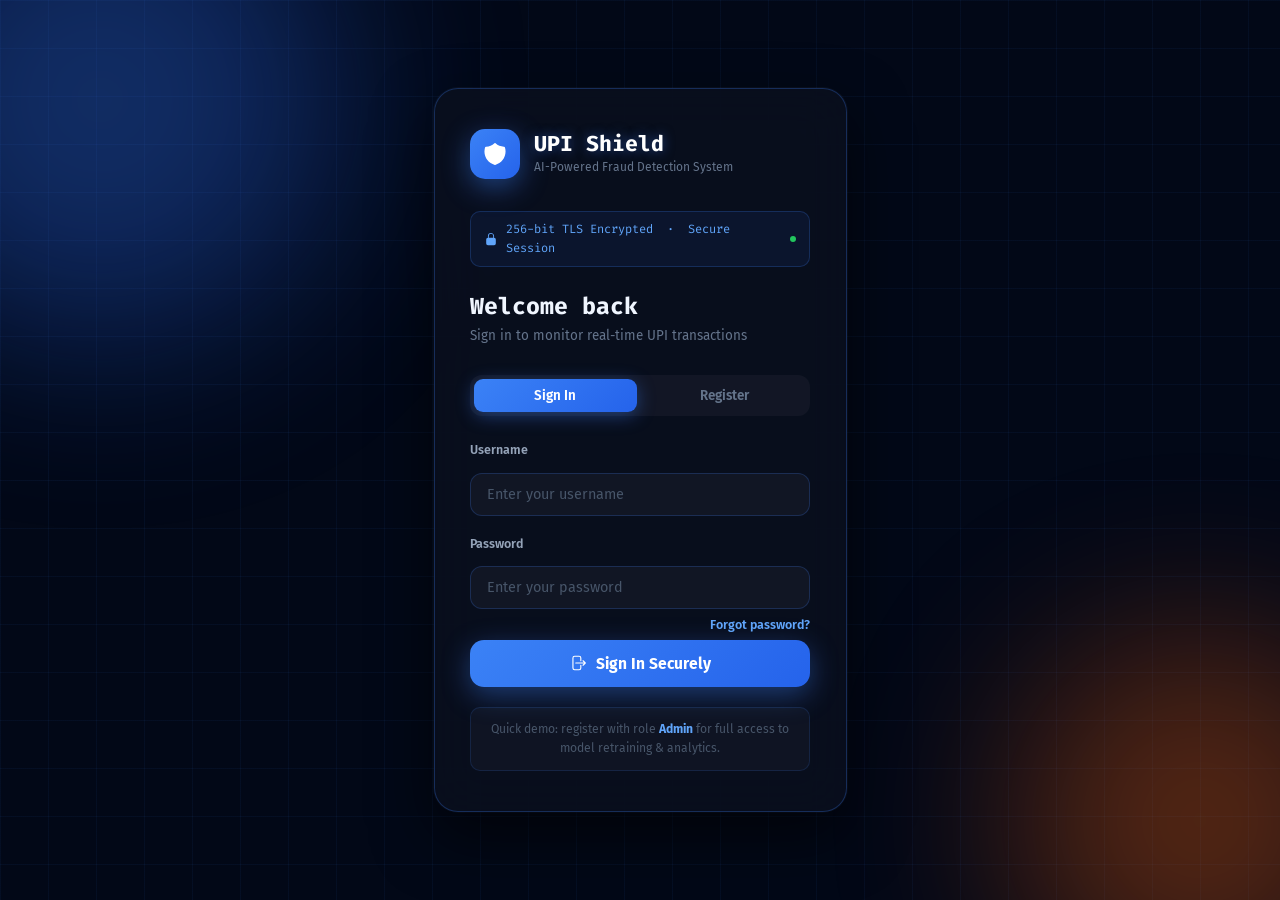
<file: frontend/index.html>
<!DOCTYPE html>
<html lang="en">

<head>
  <meta charset="UTF-8" />
  <meta name="viewport" content="width=device-width, initial-scale=1.0" />
  <title>UPI Shield — Secure Login</title>
  <meta name="description" content="Login to UPI Shield — AI-Powered Real-Time Fraud Detection System" />
  <link rel="preconnect" href="https://fonts.googleapis.com" />
  <link
    href="https://fonts.googleapis.com/css2?family=Fira+Code:wght@400;500;600;700&family=Fira+Sans:wght@300;400;500;600;700&display=swap"
    rel="stylesheet" />
  <link rel="stylesheet" href="css/style.css" />
  <style>
    body {
      display: flex;
      align-items: center;
      justify-content: center;
      min-height: 100vh;
    }

    /* Animated background grid */
    .bg-grid {
      position: fixed;
      inset: 0;
      z-index: 0;
      background-image:
        linear-gradient(rgba(59, 130, 246, .06) 1px, transparent 1px),
        linear-gradient(90deg, rgba(59, 130, 246, .06) 1px, transparent 1px);
      background-size: 48px 48px;
      animation: gridPan 25s linear infinite;
    }

    @keyframes gridPan {
      from {
        background-position: 0 0
      }

      to {
        background-position: 48px 48px
      }
    }

    /* Glowing orbs */
    .orb {
      position: fixed;
      border-radius: 50%;
      filter: blur(90px);
      opacity: 0.35;
      z-index: 0;
      pointer-events: none;
    }

    .orb-1 {
      width: 520px;
      height: 520px;
      background: radial-gradient(#3B82F6, #2563EB, transparent);
      top: -160px;
      left: -160px;
      animation: float1 9s ease-in-out infinite;
    }

    .orb-2 {
      width: 400px;
      height: 400px;
      background: radial-gradient(#F97316, #ea580c, transparent);
      bottom: -120px;
      right: -120px;
      animation: float2 11s ease-in-out infinite;
    }

    @keyframes float1 {

      0%,
      100% {
        transform: translate(0, 0)
      }

      50% {
        transform: translate(45px, 35px)
      }
    }

    @keyframes float2 {

      0%,
      100% {
        transform: translate(0, 0)
      }

      50% {
        transform: translate(-35px, -25px)
      }
    }

    /* Card */
    .login-wrap {
      position: relative;
      z-index: 1;
      width: 100%;
      max-width: 445px;
      padding: 1rem;
    }

    .login-card {
      background: rgba(10, 15, 30, 0.88);
      border: 1px solid rgba(59, 130, 246, 0.28);
      border-radius: 24px;
      padding: 2.5rem 2.2rem;
      backdrop-filter: blur(24px);
      box-shadow: 0 25px 60px rgba(0, 0, 0, 0.6), 0 0 0 1px rgba(255, 255, 255, 0.04);
    }

    /* Brand */
    .brand {
      display: flex;
      align-items: center;
      gap: 0.875rem;
      margin-bottom: 2rem;
    }

    .brand-icon {
      width: 50px;
      height: 50px;
      border-radius: 15px;
      background: linear-gradient(135deg, #3B82F6, #2563EB);
      display: flex;
      align-items: center;
      justify-content: center;
      box-shadow: 0 8px 28px rgba(59, 130, 246, 0.45);
      flex-shrink: 0;
    }

    .brand-icon svg {
      width: 26px;
      height: 26px;
      color: #fff;
    }

    .brand-text h1 {
      font-family: 'Fira Code', monospace;
      font-size: 1.35rem;
      font-weight: 700;
      color: #fff;
      margin: 0;
      text-shadow: 0 0 12px rgba(59, 130, 246, 0.5);
    }

    .brand-text p {
      font-size: 0.75rem;
      color: #64748b;
      margin: 0;
      font-family: 'Fira Sans', sans-serif;
    }

    /* Security bar */
    .security-bar {
      display: flex;
      align-items: center;
      gap: 0.5rem;
      padding: 0.5rem 0.85rem;
      border-radius: 10px;
      margin-bottom: 1.5rem;
      background: rgba(59, 130, 246, 0.08);
      border: 1px solid rgba(59, 130, 246, 0.22);
      font-size: 0.75rem;
      color: #60A5FA;
      font-family: 'Fira Code', monospace;
    }

    .security-bar svg {
      width: 14px;
      height: 14px;
      flex-shrink: 0;
    }

    .sec-dot {
      width: 6px;
      height: 6px;
      border-radius: 50%;
      background: #22c55e;
      animation: pulse 2.5s infinite;
      margin-left: auto;
    }

    .login-title {
      font-family: 'Fira Code', monospace;
      font-size: 1.45rem;
      font-weight: 700;
      color: #f0f6ff;
      margin-bottom: 0.25rem;
    }

    .login-sub {
      color: #64748b;
      font-size: 0.84rem;
      margin-bottom: 1.75rem;
      font-family: 'Fira Sans', sans-serif;
    }

    /* Tabs */
    .tabs {
      display: flex;
      gap: 0.4rem;
      margin-bottom: 1.5rem;
      background: rgba(255, 255, 255, 0.04);
      border-radius: 12px;
      padding: 0.25rem;
    }

    .tab {
      flex: 1;
      padding: 0.5rem;
      text-align: center;
      border: none;
      border-radius: 9px;
      cursor: pointer;
      font-size: 0.84rem;
      font-weight: 600;
      background: transparent;
      color: #64748b;
      transition: all 0.22s;
      font-family: 'Fira Sans', sans-serif;
    }

    .tab:hover {
      color: #94a3b8;
    }

    .tab.active {
      background: linear-gradient(135deg, #3B82F6, #2563EB);
      color: #fff;
      box-shadow: 0 4px 18px rgba(59, 130, 246, 0.4);
    }

    .tab:focus-visible {
      outline: 2px solid #3B82F6;
      outline-offset: 2px;
    }

    /* Form */
    .form-group {
      margin-bottom: 1.1rem;
    }

    .form-group label {
      display: block;
      font-size: 0.78rem;
      font-weight: 600;
      color: #94a3b8;
      margin-bottom: 0.4rem;
      font-family: 'Fira Sans', sans-serif;
    }

    .form-group input,
    .form-group select {
      width: 100%;
      padding: 0.75rem 1rem;
      border-radius: 12px;
      border: 1px solid rgba(59, 130, 246, 0.22);
      background: rgba(255, 255, 255, 0.04);
      color: #f0f6ff;
      font-size: 0.9rem;
      outline: none;
      transition: border-color 0.2s, box-shadow 0.2s;
      box-sizing: border-box;
      font-family: 'Fira Sans', sans-serif;
    }

    .form-group input:focus,
    .form-group select:focus {
      border-color: #3B82F6;
      box-shadow: 0 0 0 3px rgba(59, 130, 246, 0.18);
    }

    .form-group input::placeholder {
      color: #475569;
    }

    .form-group select option {
      background: #0a0f1e;
    }

    /* Forgot password link */
    .forgot-row {
      display: flex;
      justify-content: flex-end;
      margin-top: -0.6rem;
      margin-bottom: 0.2rem;
    }

    .forgot-link {
      font-size: 0.78rem;
      font-weight: 600;
      color: #60A5FA;
      cursor: pointer;
      background: none;
      border: none;
      padding: 0;
      font-family: 'Fira Sans', sans-serif;
      transition: color 0.2s;
    }

    .forgot-link:hover {
      color: #93C5FD;
      text-decoration: underline;
    }

    .forgot-link:focus-visible {
      outline: 2px solid #3B82F6;
      outline-offset: 2px;
      border-radius: 3px;
    }

    /* Forgot panel */
    .forgot-panel {
      display: none;
      margin-top: 0.5rem;
      padding: 1rem 1.2rem;
      background: rgba(59, 130, 246, 0.07);
      border: 1px solid rgba(59, 130, 246, 0.25);
      border-radius: 12px;
      font-size: 0.85rem;
    }

    .forgot-panel.open {
      display: block;
      animation: slideUp 0.22s ease;
    }

    @keyframes slideUp {
      from {
        opacity: 0;
        transform: translateY(8px)
      }

      to {
        opacity: 1;
        transform: translateY(0)
      }
    }

    .forgot-panel-top {
      display: flex;
      align-items: flex-start;
      justify-content: space-between;
      gap: 0.5rem;
      margin-bottom: 0.5rem;
    }

    .forgot-panel h4 {
      font-size: 0.88rem;
      font-weight: 700;
      color: #93C5FD;
      margin: 0;
      display: flex;
      align-items: center;
      gap: 0.4rem;
      font-family: 'Fira Code', monospace;
    }

    .forgot-panel h4 svg {
      width: 15px;
      height: 15px;
    }

    .forgot-panel p {
      font-size: 0.8rem;
      color: #64748b;
      line-height: 1.5;
      margin-bottom: 0.75rem;
      font-family: 'Fira Sans', sans-serif;
    }

    .forgot-actions {
      display: flex;
      gap: 0.6rem;
      flex-wrap: wrap;
    }

    .btn-reset-opt {
      padding: 0.45rem 0.9rem;
      border-radius: 8px;
      border: 1px solid rgba(59, 130, 246, 0.28);
      background: rgba(59, 130, 246, 0.10);
      color: #60A5FA;
      font-size: 0.78rem;
      font-weight: 600;
      cursor: pointer;
      transition: all 0.2s;
      font-family: 'Fira Sans', sans-serif;
      display: flex;
      align-items: center;
      gap: 0.4rem;
    }

    .btn-reset-opt svg {
      width: 14px;
      height: 14px;
    }

    .btn-reset-opt:hover {
      background: rgba(59, 130, 246, 0.2);
      border-color: rgba(59, 130, 246, 0.5);
    }

    .btn-close-forgot {
      background: none;
      border: none;
      color: #475569;
      cursor: pointer;
      font-size: 0.72rem;
      display: flex;
      align-items: center;
      gap: 0.25rem;
      font-family: 'Fira Sans', sans-serif;
      transition: color 0.2s;
    }

    .btn-close-forgot:hover {
      color: #94a3b8;
    }

    .btn-close-forgot svg {
      width: 14px;
      height: 14px;
    }

    /* Primary button */
    .btn-login {
      width: 100%;
      padding: 0.85rem;
      border: none;
      border-radius: 14px;
      cursor: pointer;
      background: linear-gradient(135deg, #3B82F6, #2563EB);
      color: #fff;
      font-size: 0.975rem;
      font-weight: 700;
      box-shadow: 0 8px 28px rgba(59, 130, 246, 0.4);
      transition: transform 0.2s, box-shadow 0.2s;
      margin-top: 0.5rem;
      display: flex;
      align-items: center;
      justify-content: center;
      gap: 0.6rem;
      font-family: 'Fira Sans', sans-serif;
    }

    .btn-login svg {
      width: 18px;
      height: 18px;
    }

    .btn-login:hover {
      transform: translateY(-2px);
      box-shadow: 0 12px 35px rgba(59, 130, 246, 0.5);
    }

    .btn-login:active {
      transform: translateY(0);
    }

    .btn-login:focus-visible {
      outline: 2px solid #60A5FA;
      outline-offset: 3px;
    }

    .btn-login:disabled {
      opacity: 0.55;
      cursor: not-allowed;
      transform: none;
    }

    /* Alerts */
    .alert {
      padding: 0.75rem 1rem;
      border-radius: 10px;
      font-size: 0.84rem;
      margin-bottom: 1rem;
      display: none;
      align-items: center;
      gap: 0.5rem;
      font-family: 'Fira Sans', sans-serif;
    }

    .alert-error {
      background: rgba(239, 68, 68, 0.12);
      border: 1px solid rgba(239, 68, 68, 0.3);
      color: #fca5a5;
    }

    .alert-success {
      background: rgba(34, 197, 94, 0.12);
      border: 1px solid rgba(34, 197, 94, 0.3);
      color: #86efac;
    }

    /* Admin contact info */
    .admin-msg {
      margin-top: 0.75rem;
      padding: 0.5rem 0.75rem;
      background: rgba(59, 130, 246, 0.12);
      border-radius: 8px;
      color: #93C5FD;
      font-size: 0.77rem;
      display: none;
      font-family: 'Fira Code', monospace;
      line-height: 1.5;
    }

    /* Demo hint */
    .demo-hint {
      margin-top: 1.25rem;
      padding: 0.75rem;
      border-radius: 10px;
      background: rgba(255, 255, 255, 0.03);
      border: 1px solid rgba(59, 130, 246, 0.15);
      font-size: 0.76rem;
      color: #475569;
      text-align: center;
      font-family: 'Fira Sans', sans-serif;
    }

    .demo-hint strong {
      color: #60A5FA;
    }
  </style>
</head>

<body>
  <div class="bg-grid" aria-hidden="true"></div>
  <div class="orb orb-1" aria-hidden="true"></div>
  <div class="orb orb-2" aria-hidden="true"></div>

  <div class="login-wrap">
    <div class="login-card" role="main">

      <!-- Brand -->
      <div class="brand">
        <div class="brand-icon" aria-hidden="true">
          <svg xmlns="http://www.w3.org/2000/svg" viewBox="0 0 24 24" fill="currentColor">
            <path fill-rule="evenodd"
              d="M12.516 2.17a.75.75 0 00-1.032 0 11.209 11.209 0 01-7.877 3.08.75.75 0 00-.722.515A12.74 12.74 0 002.25 9.75c0 5.942 4.064 10.933 9.563 12.348a.749.749 0 00.374 0c5.499-1.415 9.563-6.406 9.563-12.348 0-1.39-.223-2.73-.635-3.985a.75.75 0 00-.722-.516l-.143.001c-2.996 0-5.717-1.17-7.704-3.079z"
              clip-rule="evenodd" />
          </svg>
        </div>
        <div class="brand-text">
          <h1>UPI Shield</h1>
          <p>AI-Powered Fraud Detection System</p>
        </div>
      </div>

      <!-- Security bar -->
      <div class="security-bar" role="status" aria-label="Secure connection active">
        <svg xmlns="http://www.w3.org/2000/svg" viewBox="0 0 24 24" fill="currentColor" aria-hidden="true">
          <path fill-rule="evenodd"
            d="M12 1.5a5.25 5.25 0 00-5.25 5.25v3a3 3 0 00-3 3v6.75a3 3 0 003 3h10.5a3 3 0 003-3v-6.75a3 3 0 00-3-3v-3c0-2.9-2.35-5.25-5.25-5.25zm3.75 8.25v-3a3.75 3.75 0 10-7.5 0v3h7.5z"
            clip-rule="evenodd" />
        </svg>
        256-bit TLS Encrypted &nbsp;·&nbsp; Secure Session
        <div class="sec-dot" aria-hidden="true"></div>
      </div>

      <h2 class="login-title">Welcome back</h2>
      <p class="login-sub">Sign in to monitor real-time UPI transactions</p>

      <!-- Tabs -->
      <div class="tabs" role="tablist" aria-label="Authentication mode">
        <button class="tab active" id="tab-login" role="tab" aria-selected="true" onclick="switchTab('login')">Sign
          In</button>
        <button class="tab" id="tab-register" role="tab" aria-selected="false"
          onclick="switchTab('register')">Register</button>
      </div>

      <div id="alert-box" class="alert" role="alert" aria-live="polite"></div>

      <!-- ── Login Form ─────────────────────────── -->
      <form id="form-login" onsubmit="handleLogin(event)" novalidate>
        <div class="form-group">
          <label for="login-username">Username</label>
          <input type="text" id="login-username" placeholder="Enter your username" required autocomplete="username" />
        </div>
        <div class="form-group">
          <label for="login-password">Password</label>
          <input type="password" id="login-password" placeholder="Enter your password" required
            autocomplete="current-password" />
        </div>

        <!-- Forgot password link -->
        <div class="forgot-row">
          <button type="button" class="forgot-link" onclick="toggleForgot()" id="forgot-btn" aria-expanded="false"
            aria-controls="forgot-panel">
            Forgot password?
          </button>
        </div>

        <!-- Forgot password panel -->
        <div id="forgot-panel" class="forgot-panel" role="region" aria-label="Password reset options">
          <div class="forgot-panel-top">
            <h4>
              <svg xmlns="http://www.w3.org/2000/svg" viewBox="0 0 24 24" fill="currentColor" aria-hidden="true">
                <path fill-rule="evenodd"
                  d="M12 1.5a5.25 5.25 0 00-5.25 5.25v3a3 3 0 00-3 3v6.75a3 3 0 003 3h10.5a3 3 0 003-3v-6.75a3 3 0 00-3-3v-3c0-2.9-2.35-5.25-5.25-5.25zm3.75 8.25v-3a3.75 3.75 0 10-7.5 0v3h7.5z"
                  clip-rule="evenodd" />
              </svg>
              Reset Password
            </h4>
            <button type="button" class="btn-close-forgot" onclick="toggleForgot()" aria-label="Close reset panel">
              <svg xmlns="http://www.w3.org/2000/svg" viewBox="0 0 24 24" fill="currentColor" aria-hidden="true">
                <path fill-rule="evenodd"
                  d="M5.47 5.47a.75.75 0 011.06 0L12 10.94l5.47-5.47a.75.75 0 111.06 1.06L13.06 12l5.47 5.47a.75.75 0 11-1.06 1.06L12 13.06l-5.47 5.47a.75.75 0 01-1.06-1.06L10.94 12 5.47 6.53a.75.75 0 010-1.06z"
                  clip-rule="evenodd" />
              </svg>
              Close
            </button>
          </div>
          <p>To reset your password, choose an option below:</p>
          <div class="forgot-actions">
            <button type="button" class="btn-reset-opt" onclick="contactAdmin()">
              <svg xmlns="http://www.w3.org/2000/svg" viewBox="0 0 24 24" fill="currentColor" aria-hidden="true">
                <path fill-rule="evenodd"
                  d="M18.685 19.097A9.723 9.723 0 0021.75 12c0-5.385-4.365-9.75-9.75-9.75S2.25 6.615 2.25 12a9.723 9.723 0 003.065 7.097A9.716 9.716 0 0012 21.75a9.716 9.716 0 006.685-2.653zm-12.54-1.285A7.486 7.486 0 0112 15a7.486 7.486 0 015.855 2.812A8.224 8.224 0 0112 20.25a8.224 8.224 0 01-5.855-2.438zM15.75 9a3.75 3.75 0 11-7.5 0 3.75 3.75 0 017.5 0z"
                  clip-rule="evenodd" />
              </svg>
              Contact Admin
            </button>
            <button type="button" class="btn-reset-opt" onclick="switchTab('register'); toggleForgot()">
              <svg xmlns="http://www.w3.org/2000/svg" viewBox="0 0 24 24" fill="currentColor" aria-hidden="true">
                <path
                  d="M6.25 6.375a4.125 4.125 0 118.25 0 4.125 4.125 0 01-8.25 0zM3.25 19.125a7.125 7.125 0 0114.25 0v.003l-.001.119a.75.75 0 01-.363.63 13.067 13.067 0 01-6.761 1.873c-2.472 0-4.786-.684-6.76-1.873a.75.75 0 01-.364-.63l-.001-.122zM19.75 7.5a.75.75 0 00-1.5 0v2.25H16a.75.75 0 000 1.5h2.25v2.25a.75.75 0 001.5 0v-2.25H22a.75.75 0 000-1.5h-2.25V7.5z" />
              </svg>
              Create New Account
            </button>
          </div>
          <div class="admin-msg" id="admin-contact-msg">
            <strong>Admin contact:</strong> Ask your system administrator to reset your password in the backend user
            management.
          </div>
        </div>

        <button type="submit" class="btn-login" id="btn-login-submit">
          <svg xmlns="http://www.w3.org/2000/svg" viewBox="0 0 24 24" fill="currentColor" aria-hidden="true">
            <path fill-rule="evenodd"
              d="M7.5 3.75A1.5 1.5 0 006 5.25v13.5a1.5 1.5 0 001.5 1.5h6a1.5 1.5 0 001.5-1.5V15a.75.75 0 011.5 0v3.75a3 3 0 01-3 3h-6a3 3 0 01-3-3V5.25a3 3 0 013-3h6a3 3 0 013 3V9A.75.75 0 0115 9V5.25a1.5 1.5 0 00-1.5-1.5h-6zm10.72 4.72a.75.75 0 011.06 0l3 3a.75.75 0 010 1.06l-3 3a.75.75 0 11-1.06-1.06l1.72-1.72H9a.75.75 0 010-1.5h10.94l-1.72-1.72a.75.75 0 010-1.06z"
              clip-rule="evenodd" />
          </svg>
          Sign In Securely
        </button>
      </form>

      <!-- ── Register Form ──────────────────────── -->
      <form id="form-register" style="display:none" onsubmit="handleRegister(event)" novalidate>
        <div class="form-group">
          <label for="reg-username">Username</label>
          <input type="text" id="reg-username" placeholder="Choose a username" required autocomplete="username" />
        </div>
        <div class="form-group">
          <label for="reg-email">
            Email
            <span style="color:#475569;font-size:.72rem;font-weight:400;margin-left:.3rem;">— fraud alerts sent
              here</span>
          </label>
          <input type="email" id="reg-email" placeholder="your@email.com" required autocomplete="email" />
        </div>
        <div class="form-group">
          <label for="reg-password">Password</label>
          <input type="password" id="reg-password" placeholder="Choose a strong password" required
            autocomplete="new-password" />
        </div>
        <div class="form-group">
          <label for="reg-role">Role</label>
          <select id="reg-role">
            <option value="user">User</option>
            <option value="admin">Admin</option>
          </select>
        </div>
        <button type="submit" class="btn-login" id="btn-reg-submit">
          <svg xmlns="http://www.w3.org/2000/svg" viewBox="0 0 24 24" fill="currentColor" aria-hidden="true">
            <path
              d="M6.25 6.375a4.125 4.125 0 118.25 0 4.125 4.125 0 01-8.25 0zM3.25 19.125a7.125 7.125 0 0114.25 0v.003l-.001.119a.75.75 0 01-.363.63 13.067 13.067 0 01-6.761 1.873c-2.472 0-4.786-.684-6.76-1.873a.75.75 0 01-.364-.63l-.001-.122zM19.75 7.5a.75.75 0 00-1.5 0v2.25H16a.75.75 0 000 1.5h2.25v2.25a.75.75 0 001.5 0v-2.25H22a.75.75 0 000-1.5h-2.25V7.5z" />
          </svg>
          Create Account
        </button>
      </form>

      <div class="demo-hint" role="note">
        Quick demo: register with role <strong>Admin</strong> for full access to model retraining &amp; analytics.
      </div>
    </div>
  </div>

  <script src="js/auth.js"></script>
  <script>
    function toggleForgot() {
      const panel = document.getElementById('forgot-panel');
      const btn = document.getElementById('forgot-btn');
      const isOpen = panel.classList.toggle('open');
      btn.setAttribute('aria-expanded', String(isOpen));
      if (!isOpen) document.getElementById('admin-contact-msg').style.display = 'none';
    }
    function contactAdmin() {
      document.getElementById('admin-contact-msg').style.display = 'block';
    }
  </script>
</body>

</html>
</file>
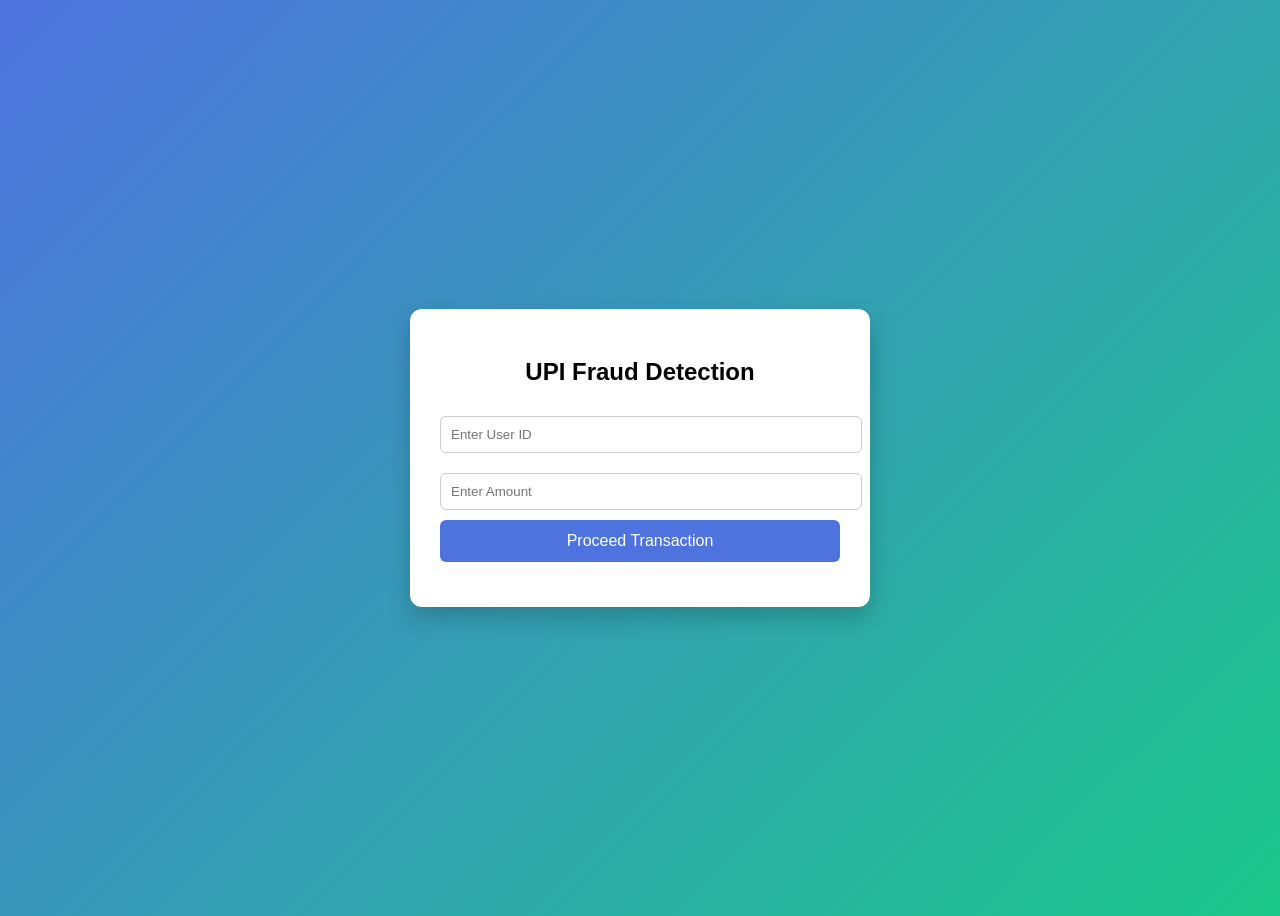
<file: backend/templates/index.html>
<!DOCTYPE html>
<html>
<head>
    <title>UPI Fraud Detection</title>
    <style>
        body {
            font-family: Arial, sans-serif;
            background: linear-gradient(135deg, #4e73df, #1cc88a);
            display: flex;
            justify-content: center;
            align-items: center;
            height: 100vh;
        }

        .container {
            background: white;
            padding: 30px;
            width: 400px;
            border-radius: 12px;
            box-shadow: 0 10px 25px rgba(0,0,0,0.2);
        }

        h2 {
            text-align: center;
            margin-bottom: 20px;
        }

        input {
            width: 100%;
            padding: 10px;
            margin: 10px 0;
            border-radius: 6px;
            border: 1px solid #ccc;
        }

        button {
            width: 100%;
            padding: 12px;
            background: #4e73df;
            color: white;
            border: none;
            border-radius: 6px;
            cursor: pointer;
            font-size: 16px;
        }

        button:hover {
            background: #2e59d9;
        }

        .result {
            margin-top: 20px;
            padding: 15px;
            border-radius: 8px;
            font-weight: bold;
        }

        .approved { background: #d4edda; color: #155724; }
        .blocked { background: #f8d7da; color: #721c24; }
        .otp { background: #fff3cd; color: #856404; }

        .loading {
            text-align: center;
            margin-top: 15px;
            color: #555;
        }
    </style>
</head>
<body>

<div class="container">
    <h2>UPI Fraud Detection</h2>

    <input type="text" id="user_id" placeholder="Enter User ID" required>
    <input type="number" id="amount" placeholder="Enter Amount" required>

    <button onclick="detectFraud()">Proceed Transaction</button>

    <div class="loading" id="loading"></div>
    <div id="output"></div>
</div>

<script>
async function detectFraud() {

    const user_id = document.getElementById("user_id").value;
    const amount = parseFloat(document.getElementById("amount").value);

    if (!user_id || !amount) {
        alert("Please enter User ID and Amount");
        return;
    }

    document.getElementById("loading").innerText = "Processing transaction...";
    document.getElementById("output").innerHTML = "";

    const transaction_id = "TX" + Date.now();
    const now = new Date();
    const hour = now.getHours();
    const device_id = navigator.userAgent;

    navigator.geolocation.getCurrentPosition(async function(position) {

        const latitude = position.coords.latitude;
        const longitude = position.coords.longitude;

        const data = {
            transaction_id: transaction_id,
            user_id: user_id,
            amount: amount,
            hour: hour,
            device_id: device_id,
            latitude: latitude,
            longitude: longitude,

            ml_features: {
                Time: 50000,
                V1: 0, V2: 0, V3: 0, V4: 0, V5: 0,
                V6: 0, V7: 0, V8: 0, V9: 0, V10: 0,
                V11: 0, V12: 0, V13: 0, V14: 0,
                V15: 0, V16: 0, V17: 0, V18: 0,
                V19: 0, V20: 0, V21: 0, V22: 0,
                V23: 0, V24: 0, V25: 0, V26: 0,
                V27: 0, V28: 0,
                Amount: amount
            }
        };

        const response = await fetch("/predict", {
            method: "POST",
            headers: { "Content-Type": "application/json" },
            body: JSON.stringify(data)
        });

        const result = await response.json();

        document.getElementById("loading").innerText = "";

        let className = "";
        if (result.decision === "BLOCKED") className = "blocked";
        else if (result.decision.includes("OTP")) className = "otp";
        else className = "approved";

        document.getElementById("output").innerHTML = `
            <div class="result ${className}">
                Decision: ${result.decision} <br><br>
                Risk Score: ${result.risk_score}% <br>
                Location Jump: ${result.distance_km} km
            </div>
        `;

    }, function(error) {
        document.getElementById("loading").innerText = "";
        alert("Location permission is required for fraud detection.");
    });
}
</script>

</body>
</html>
</file>
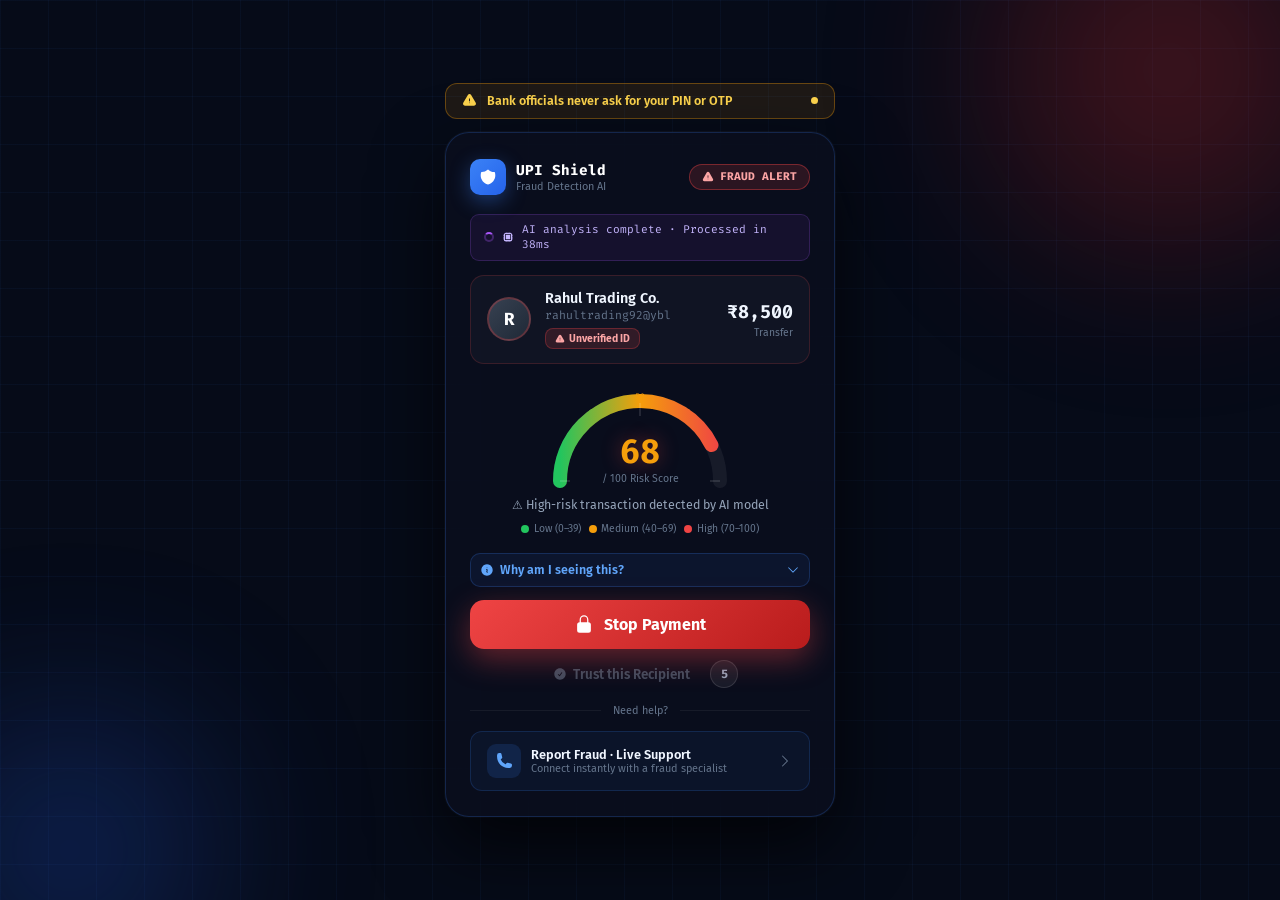
<file: frontend/fraud_intervention.html>
<!DOCTYPE html>
<html lang="en">

<head>
  <meta charset="UTF-8" />
  <meta name="viewport" content="width=device-width, initial-scale=1.0" />
  <title>UPI Shield — Fraud Alert</title>
  <meta name="description" content="Real-time UPI fraud intervention screen — AI-powered risk detection" />
  <link rel="preconnect" href="https://fonts.googleapis.com" />
  <link href="https://fonts.googleapis.com/css2?family=Fira+Code:wght@400;500;600;700&family=Fira+Sans:wght@300;400;500;600;700&display=swap" rel="stylesheet" />
  <style>
    *, *::before, *::after { box-sizing: border-box; margin: 0; padding: 0; }

    :root {
      --bg: #060b18;
      --surface: rgba(10, 15, 30, 0.92);
      --border: rgba(59, 130, 246, 0.22);
      --blue: #3B82F6;
      --blue-glow: rgba(59, 130, 246, 0.38);
      --red: #EF4444;
      --red-glow: rgba(239, 68, 68, 0.4);
      --amber: #F59E0B;
      --green: #22C55E;
      --text: #f0f6ff;
      --muted: #64748b;
      --subtle: #94a3b8;
      --ff-code: 'Fira Code', monospace;
      --ff-sans: 'Fira Sans', sans-serif;
    }

    body {
      background: var(--bg);
      font-family: var(--ff-sans);
      min-height: 100vh;
      display: flex;
      align-items: center;
      justify-content: center;
      padding: 1.5rem 1rem;
      position: relative;
      overflow-x: hidden;
    }

    /* ── Animated background ── */
    .bg-grid {
      position: fixed; inset: 0; z-index: 0; pointer-events: none;
      background-image:
        linear-gradient(rgba(59,130,246,.05) 1px, transparent 1px),
        linear-gradient(90deg, rgba(59,130,246,.05) 1px, transparent 1px);
      background-size: 48px 48px;
      animation: gridPan 30s linear infinite;
    }
    @keyframes gridPan {
      from { background-position: 0 0 }
      to   { background-position: 48px 48px }
    }

    .orb {
      position: fixed; border-radius: 50%; filter: blur(90px);
      opacity: 0.28; z-index: 0; pointer-events: none;
    }
    .orb-red  { width:380px; height:380px; background:radial-gradient(#EF4444,#B91C1C,transparent); top:-120px; right:-80px; animation: flt1 10s ease-in-out infinite; }
    .orb-blue { width:300px; height:300px; background:radial-gradient(#3B82F6,#1D4ED8,transparent); bottom:-100px; left:-80px; animation: flt2 13s ease-in-out infinite; }
    @keyframes flt1 { 0%,100%{transform:translate(0,0)} 50%{transform:translate(-30px,30px)} }
    @keyframes flt2 { 0%,100%{transform:translate(0,0)} 50%{transform:translate(30px,-25px)} }

    /* ── Phone wrapper ── */
    .phone-wrap {
      position: relative; z-index: 1;
      width: 100%; max-width: 390px;
    }

    /* ── Safety banner ── */
    .safety-banner {
      display: flex; align-items: center; gap: .6rem;
      padding: .6rem 1rem;
      background: rgba(245,158,11,.1);
      border: 1px solid rgba(245,158,11,.35);
      border-radius: 12px;
      margin-bottom: .85rem;
      font-size: .78rem; font-weight: 600;
      color: #FCD34D;
      font-family: var(--ff-sans);
      animation: fadeSlideDown .5s ease;
    }
    .safety-banner svg { width:15px; height:15px; flex-shrink:0; }
    .safety-dot { width:7px; height:7px; border-radius:50%; background:#FCD34D; margin-left:auto; animation: pulse 2s infinite; }

    /* ── Main card ── */
    .card {
      background: var(--surface);
      border: 1px solid var(--border);
      border-radius: 24px;
      padding: 1.6rem 1.5rem;
      backdrop-filter: blur(28px);
      box-shadow: 0 30px 70px rgba(0,0,0,.7), 0 0 0 1px rgba(255,255,255,.04);
      animation: fadeSlideDown .45s ease;
    }

    @keyframes fadeSlideDown {
      from { opacity:0; transform:translateY(-14px) }
      to   { opacity:1; transform:translateY(0) }
    }

    /* ── Header ── */
    .card-header {
      display: flex; align-items: center; justify-content: space-between;
      margin-bottom: 1.2rem;
    }
    .brand-row { display:flex; align-items:center; gap:.6rem; }
    .brand-icon {
      width:36px; height:36px; border-radius:10px;
      background: linear-gradient(135deg,#3B82F6,#2563EB);
      display:flex; align-items:center; justify-content:center;
      box-shadow: 0 6px 20px var(--blue-glow);
    }
    .brand-icon svg { width:18px; height:18px; color:#fff; }
    .brand-name { font-family:var(--ff-code); font-size:.9rem; font-weight:700; color:#fff; }
    .brand-sub  { font-size:.68rem; color:var(--muted); font-family:var(--ff-sans); }

    .alert-pill {
      display:flex; align-items:center; gap:.35rem;
      padding:.3rem .75rem;
      background:rgba(239,68,68,.15);
      border:1px solid rgba(239,68,68,.4);
      border-radius:20px;
      font-size:.7rem; font-weight:700; font-family:var(--ff-code);
      color:#FCA5A5;
      animation: alertFlash 1.4s ease-in-out infinite;
    }
    .alert-pill svg { width:12px; height:12px; }
    @keyframes alertFlash { 0%,100%{opacity:1} 50%{opacity:.55} }

    /* ── Payee row ── */
    .payee-row {
      display:flex; align-items:center; gap:.9rem;
      padding:.85rem 1rem;
      background:rgba(255,255,255,.03);
      border:1px solid rgba(239,68,68,.18);
      border-radius:14px;
      margin-bottom:1.1rem;
    }
    .payee-avatar {
      width:44px; height:44px; border-radius:50%;
      background: linear-gradient(135deg,#374151,#1f2937);
      display:flex; align-items:center; justify-content:center;
      font-family:var(--ff-code); font-size:1.1rem; font-weight:700; color:#fff;
      flex-shrink:0; border:2px solid rgba(239,68,68,.3);
      position:relative;
    }
    .payee-info { flex:1; min-width:0; }
    .payee-name { font-size:.9rem; font-weight:600; color:var(--text); font-family:var(--ff-sans); }
    .payee-vpa  { font-size:.72rem; color:var(--muted); font-family:var(--ff-code); margin-top:.1rem; }
    .payee-badge {
      display:inline-flex; align-items:center; gap:.25rem;
      padding:.2rem .55rem;
      border-radius:8px;
      font-size:.65rem; font-weight:700; font-family:var(--ff-sans);
      margin-top:.3rem;
    }
    .badge-warning  { background:rgba(239,68,68,.15); border:1px solid rgba(239,68,68,.3); color:#FCA5A5; }
    .badge-verified { background:rgba(34,197,94,.13); border:1px solid rgba(34,197,94,.3); color:#86EFAC; }
    .badge-warning svg, .badge-verified svg { width:10px; height:10px; }

    .amount-chip {
      text-align:right; flex-shrink:0;
    }
    .amount-val { font-family:var(--ff-code); font-size:1.15rem; font-weight:700; color:var(--text); }
    .amount-label { font-size:.65rem; color:var(--muted); margin-top:.1rem; }

    /* ── Risk Meter ── */
    .risk-section {
      display:flex; flex-direction:column; align-items:center;
      margin-bottom:1.1rem;
    }
    .gauge-wrap { position:relative; width:200px; height:108px; }
    .gauge-wrap svg { width:200px; height:108px; }

    .gauge-track { fill:none; stroke:rgba(255,255,255,.06); stroke-width:14; stroke-linecap:round; }
    .gauge-fill  { fill:none; stroke-width:14; stroke-linecap:round;
      stroke-dasharray: 283;
      stroke-dashoffset: 283;
      transition: stroke-dashoffset 1.4s cubic-bezier(.4,0,.2,1), stroke 1.4s ease;
      transform-origin:center; transform:rotate(180deg);
    }

    .gauge-score {
      position:absolute; bottom:4px; left:50%; transform:translateX(-50%);
      text-align:center;
    }
    .gauge-num {
      font-family:var(--ff-code); font-size:2.1rem; font-weight:700;
      line-height:1; color:var(--red);
      text-shadow: 0 0 20px var(--red-glow);
    }
    .gauge-label { font-size:.66rem; color:var(--muted); margin-top:.15rem; font-family:var(--ff-sans); }
    .gauge-caption { font-size:.78rem; color:var(--subtle); margin-top:.5rem; font-family:var(--ff-sans); }

    .risk-ticks {
      display:flex; gap:.5rem; margin-top:.6rem;
    }
    .tick {
      display:flex; align-items:center; gap:.3rem;
      font-size:.65rem; font-family:var(--ff-sans); color:var(--muted);
    }
    .tick-dot { width:8px; height:8px; border-radius:50%; }
    .tick-low    { background:#22C55E; }
    .tick-medium { background:#F59E0B; }
    .tick-high   { background:#EF4444; }

    /* ── Why tooltip ── */
    .tooltip-trigger {
      display:flex; align-items:center; justify-content:center; gap:.4rem;
      width:100%;
      padding:.55rem;
      background:rgba(59,130,246,.08);
      border:1px solid rgba(59,130,246,.22);
      border-radius:10px;
      font-size:.78rem; font-weight:600; color:#60A5FA;
      cursor:pointer;
      font-family:var(--ff-sans);
      transition:background .2s, border-color .2s;
      margin-bottom:.8rem;
    }
    .tooltip-trigger:hover { background:rgba(59,130,246,.15); border-color:rgba(59,130,246,.4); }
    .tooltip-trigger svg { width:14px; height:14px; }
    .tooltip-arrow { transition:transform .25s; margin-left:auto; }
    .tooltip-trigger[aria-expanded="true"] .tooltip-arrow { transform:rotate(180deg); }

    .tooltip-panel {
      display:none;
      background:rgba(15,23,42,.9);
      border:1px solid rgba(59,130,246,.2);
      border-radius:12px;
      padding:1rem 1.1rem;
      margin-bottom:.9rem;
      animation:fadeSlideDown .22s ease;
    }
    .tooltip-panel.open { display:block; }
    .tooltip-panel h4 {
      font-family:var(--ff-code); font-size:.8rem; font-weight:700;
      color:#93C5FD; margin-bottom:.65rem;
      display:flex; align-items:center; gap:.4rem;
    }
    .tooltip-panel h4 svg { width:14px; height:14px; }
    .reason-list { list-style:none; }
    .reason-list li {
      display:flex; align-items:flex-start; gap:.6rem;
      font-size:.78rem; color:var(--subtle); font-family:var(--ff-sans);
      line-height:1.45; padding:.35rem 0;
      border-bottom:1px solid rgba(255,255,255,.04);
    }
    .reason-list li:last-child { border-bottom:none; }
    .reason-icon { font-size:.85rem; flex-shrink:0; margin-top:.05rem; }

    /* ── Actions ── */
    .actions { display:flex; flex-direction:column; gap:.7rem; margin-bottom:1rem; }

    .btn-stop {
      width:100%; padding:.9rem;
      border:none; border-radius:14px; cursor:pointer;
      background: linear-gradient(135deg,#EF4444,#B91C1C);
      color:#fff; font-size:1rem; font-weight:700;
      font-family:var(--ff-sans);
      box-shadow: 0 10px 30px var(--red-glow);
      display:flex; align-items:center; justify-content:center; gap:.6rem;
      transition:transform .18s, box-shadow .18s;
      position:relative; overflow:hidden;
    }
    .btn-stop svg { width:20px; height:20px; }
    .btn-stop:hover { transform:translateY(-2px); box-shadow:0 16px 40px rgba(239,68,68,.55); }
    .btn-stop:active { transform:translateY(0); }
    .btn-stop::after {
      content:''; position:absolute; inset:0;
      background:rgba(255,255,255,0); transition:background .15s;
    }
    .btn-stop:hover::after { background:rgba(255,255,255,.06); }

    /* Shake animation on stop click */
    @keyframes shake {
      0%,100%{transform:translateX(0)}
      20%{transform:translateX(-6px)}
      40%{transform:translateX(6px)}
      60%{transform:translateX(-4px)}
      80%{transform:translateX(4px)}
    }
    .btn-stop.shake-anim { animation:shake .45s ease; }

    /* Haptic pulse ring */
    .pulse-ring {
      position:absolute; inset:-8px; border-radius:22px;
      border:2px solid rgba(239,68,68,.6);
      opacity:0; pointer-events:none;
    }
    @keyframes ringExpand {
      0%  { opacity:.7; transform:scale(1); }
      100%{ opacity:0;  transform:scale(1.12); }
    }
    .pulse-ring.active { animation:ringExpand .5s ease-out forwards; }

    .trust-row {
      display:flex; align-items:center; justify-content:center; gap:.6rem;
    }
    .btn-trust {
      background:none; border:none; cursor:pointer;
      font-size:.84rem; font-weight:600; color:var(--subtle);
      font-family:var(--ff-sans);
      padding:.35rem .7rem; border-radius:8px;
      transition:color .2s;
      display:flex; align-items:center; gap:.35rem;
    }
    .btn-trust:not(:disabled):hover { color:var(--text); }
    .btn-trust:disabled { opacity:.4; cursor:not-allowed; }
    .btn-trust svg { width:14px; height:14px; }

    .countdown-chip {
      display:inline-flex; align-items:center; justify-content:center;
      width:28px; height:28px; border-radius:50%;
      background:rgba(255,255,255,.06);
      border:1px solid rgba(255,255,255,.12);
      font-family:var(--ff-code); font-size:.75rem; font-weight:700;
      color:var(--subtle);
      transition:all .3s;
    }
    .countdown-chip.ready {
      background:rgba(34,197,94,.15);
      border-color:rgba(34,197,94,.4);
      color:#86EFAC;
    }

    /* ── Divider ── */
    .divider { display:flex; align-items:center; gap:.75rem; margin:.25rem 0 .85rem; }
    .divider-line { flex:1; height:1px; background:rgba(255,255,255,.06); }
    .divider-text { font-size:.68rem; color:var(--muted); font-family:var(--ff-sans); }

    /* ── Report bar ── */
    .report-bar {
      display:flex; align-items:center; gap:.6rem;
      padding:.75rem 1rem;
      background:rgba(59,130,246,.06);
      border:1px solid rgba(59,130,246,.18);
      border-radius:12px;
      cursor:pointer;
      transition:background .2s, border-color .2s;
      text-decoration:none;
    }
    .report-bar:hover { background:rgba(59,130,246,.12); border-color:rgba(59,130,246,.35); }
    .report-icon {
      width:34px; height:34px; border-radius:9px;
      background:rgba(59,130,246,.15);
      display:flex; align-items:center; justify-content:center; flex-shrink:0;
    }
    .report-icon svg { width:17px; height:17px; color:#60A5FA; }
    .report-text .rt { font-size:.8rem; font-weight:600; color:var(--text); font-family:var(--ff-sans); }
    .report-text .rs { font-size:.68rem; color:var(--muted); font-family:var(--ff-sans); }
    .report-bar svg.arrow { width:16px; height:16px; color:var(--muted); margin-left:auto; }

    /* ── Blocked toast ── */
    .blocked-toast {
      display:none;
      align-items:center; gap:.6rem;
      padding:.75rem 1rem;
      background:rgba(239,68,68,.12);
      border:1px solid rgba(239,68,68,.35);
      border-radius:12px;
      margin-top:.75rem;
      font-size:.8rem; font-family:var(--ff-sans);
      color:#FCA5A5;
      animation:fadeSlideDown .3s ease;
    }
    .blocked-toast.show { display:flex; }
    .blocked-toast svg { width:16px; height:16px; flex-shrink:0; }

    /* Trusted toast */
    .trusted-toast {
      display:none;
      align-items:center; gap:.6rem;
      padding:.75rem 1rem;
      background:rgba(34,197,94,.1);
      border:1px solid rgba(34,197,94,.3);
      border-radius:12px;
      margin-top:.75rem;
      font-size:.8rem; font-family:var(--ff-sans);
      color:#86EFAC;
      animation:fadeSlideDown .3s ease;
    }
    .trusted-toast.show { display:flex; }
    .trusted-toast svg { width:16px; height:16px; flex-shrink:0; }

    /* ── Pulse util ── */
    @keyframes pulse { 0%,100%{opacity:1} 50%{opacity:.45} }

    /* ── Scrollbar ── */
    ::-webkit-scrollbar { width:4px; }
    ::-webkit-scrollbar-track { background:transparent; }
    ::-webkit-scrollbar-thumb { background:rgba(59,130,246,.3); border-radius:4px; }

    /* ── AI analysis strip ── */
    .ai-strip {
      display:flex; align-items:center; gap:.5rem;
      padding:.45rem .8rem;
      background:rgba(168,85,247,.08);
      border:1px solid rgba(168,85,247,.2);
      border-radius:9px;
      font-size:.7rem; color:#C4B5FD;
      font-family:var(--ff-code);
      margin-bottom:.9rem;
    }
    .ai-strip svg { width:12px; height:12px; flex-shrink:0; }
    .spinner-ring {
      width:10px; height:10px; border-radius:50%;
      border:2px solid rgba(168,85,247,.3); border-top-color:#A855F7;
      animation:spin .8s linear infinite; flex-shrink:0;
    }
    @keyframes spin { to{transform:rotate(360deg)} }

  </style>
</head>

<body>
  <div class="bg-grid" aria-hidden="true"></div>
  <div class="orb orb-red" aria-hidden="true"></div>
  <div class="orb orb-blue" aria-hidden="true"></div>

  <div class="phone-wrap" role="main">

    <!-- Safety Banner -->
    <div class="safety-banner" role="alert" aria-label="Security reminder">
      <svg xmlns="http://www.w3.org/2000/svg" viewBox="0 0 24 24" fill="currentColor" aria-hidden="true">
        <path fill-rule="evenodd" d="M9.401 3.003c1.155-2 4.043-2 5.197 0l7.355 12.748c1.154 2-.29 4.5-2.599 4.5H4.645c-2.309 0-3.752-2.5-2.598-4.5L9.4 3.003zM12 8.25a.75.75 0 01.75.75v3.75a.75.75 0 01-1.5 0V9a.75.75 0 01.75-.75zm0 8.25a.75.75 0 100-1.5.75.75 0 000 1.5z" clip-rule="evenodd"/>
      </svg>
      Bank officials never ask for your PIN or OTP
      <div class="safety-dot" aria-hidden="true"></div>
    </div>

    <!-- Main Card -->
    <div class="card">

      <!-- Card Header -->
      <div class="card-header">
        <div class="brand-row">
          <div class="brand-icon" aria-hidden="true">
            <svg xmlns="http://www.w3.org/2000/svg" viewBox="0 0 24 24" fill="currentColor">
              <path fill-rule="evenodd" d="M12.516 2.17a.75.75 0 00-1.032 0 11.209 11.209 0 01-7.877 3.08.75.75 0 00-.722.515A12.74 12.74 0 002.25 9.75c0 5.942 4.064 10.933 9.563 12.348a.749.749 0 00.374 0c5.499-1.415 9.563-6.406 9.563-12.348 0-1.39-.223-2.73-.635-3.985a.75.75 0 00-.722-.516l-.143.001c-2.996 0-5.717-1.17-7.704-3.079z" clip-rule="evenodd"/>
            </svg>
          </div>
          <div>
            <div class="brand-name">UPI Shield</div>
            <div class="brand-sub">Fraud Detection AI</div>
          </div>
        </div>
        <div class="alert-pill" role="status" aria-label="Fraud alert active">
          <svg xmlns="http://www.w3.org/2000/svg" viewBox="0 0 24 24" fill="currentColor" aria-hidden="true">
            <path fill-rule="evenodd" d="M9.401 3.003c1.155-2 4.043-2 5.197 0l7.355 12.748c1.154 2-.29 4.5-2.599 4.5H4.645c-2.309 0-3.752-2.5-2.598-4.5L9.4 3.003zM12 8.25a.75.75 0 01.75.75v3.75a.75.75 0 01-1.5 0V9a.75.75 0 01.75-.75zm0 8.25a.75.75 0 100-1.5.75.75 0 000 1.5z" clip-rule="evenodd"/>
          </svg>
          FRAUD ALERT
        </div>
      </div>

      <!-- AI strip -->
      <div class="ai-strip" role="status" aria-label="AI analysis in progress">
        <div class="spinner-ring" aria-hidden="true"></div>
        <svg xmlns="http://www.w3.org/2000/svg" viewBox="0 0 24 24" fill="currentColor" aria-hidden="true">
          <path d="M16.5 7.5h-9v9h9v-9z"/>
          <path fill-rule="evenodd" d="M8.25 2.25A.75.75 0 019 3v.75h2.25V3a.75.75 0 011.5 0v.75H15V3a.75.75 0 011.5 0v.75h.75a3 3 0 013 3v.75H21A.75.75 0 0121 9h-.75v2.25H21a.75.75 0 010 1.5h-.75V15H21a.75.75 0 010 1.5h-.75v.75a3 3 0 01-3 3h-.75V21a.75.75 0 01-1.5 0v-.75h-2.25V21a.75.75 0 01-1.5 0v-.75H9V21a.75.75 0 01-1.5 0v-.75h-.75a3 3 0 01-3-3v-.75H3A.75.75 0 013 15h.75v-2.25H3a.75.75 0 010-1.5h.75V9H3a.75.75 0 010-1.5h.75v-.75a3 3 0 013-3h.75V3a.75.75 0 01.75-.75zM6 6.75A.75.75 0 016.75 6h10.5a.75.75 0 01.75.75v10.5a.75.75 0 01-.75.75H6.75a.75.75 0 01-.75-.75V6.75z" clip-rule="evenodd"/>
        </svg>
        AI analysis complete · Processed in 38ms
      </div>

      <!-- Payee Row -->
      <div class="payee-row" role="region" aria-label="Transaction details">
        <div class="payee-avatar" aria-hidden="true">R</div>
        <div class="payee-info">
          <div class="payee-name">Rahul Trading Co.</div>
          <div class="payee-vpa">rahultrading92@ybl</div>
          <div>
            <span class="payee-badge badge-warning" id="payee-badge" role="img" aria-label="Unverified recipient">
              <svg xmlns="http://www.w3.org/2000/svg" viewBox="0 0 24 24" fill="currentColor" aria-hidden="true">
                <path fill-rule="evenodd" d="M9.401 3.003c1.155-2 4.043-2 5.197 0l7.355 12.748c1.154 2-.29 4.5-2.599 4.5H4.645c-2.309 0-3.752-2.5-2.598-4.5L9.4 3.003zM12 8.25a.75.75 0 01.75.75v3.75a.75.75 0 01-1.5 0V9a.75.75 0 01.75-.75zm0 8.25a.75.75 0 100-1.5.75.75 0 000 1.5z" clip-rule="evenodd"/>
              </svg>
              Unverified ID
            </span>
          </div>
        </div>
        <div class="amount-chip">
          <div class="amount-val">₹8,500</div>
          <div class="amount-label">Transfer</div>
        </div>
      </div>

      <!-- Risk Meter -->
      <div class="risk-section" role="region" aria-label="Risk assessment">
        <div class="gauge-wrap" aria-label="Risk score 85 out of 100 — High risk">
          <svg viewBox="0 0 200 108" fill="none" xmlns="http://www.w3.org/2000/svg">
            <defs>
              <linearGradient id="riskGrad" x1="0%" y1="0%" x2="100%" y2="0%">
                <stop offset="0%"   stop-color="#22C55E"/>
                <stop offset="50%"  stop-color="#F59E0B"/>
                <stop offset="100%" stop-color="#EF4444"/>
              </linearGradient>
            </defs>
            <!-- Track -->
            <path class="gauge-track"
              d="M 20 100 A 80 80 0 0 1 180 100"
              stroke="rgba(255,255,255,0.06)" stroke-width="14" stroke-linecap="round" fill="none"/>
            <!-- Fill -->
            <path id="gauge-fill-path"
              d="M 20 100 A 80 80 0 0 1 180 100"
              stroke="url(#riskGrad)" stroke-width="14" stroke-linecap="round" fill="none"
              stroke-dasharray="251.32"
              stroke-dashoffset="251.32"
              style="transition:stroke-dashoffset 1.4s cubic-bezier(.4,0,.2,1);"/>
            <!-- Tick marks -->
            <line x1="100" y1="22" x2="100" y2="35" stroke="rgba(255,255,255,.15)" stroke-width="1.5"/>
            <line x1="20"  y1="100" x2="30"  y2="100" stroke="rgba(255,255,255,.15)" stroke-width="1.5"/>
            <line x1="180" y1="100" x2="170" y2="100" stroke="rgba(255,255,255,.15)" stroke-width="1.5"/>
            <!-- Labels -->
            <text x="15"  y="118" font-family="Fira Code,monospace" font-size="8" fill="#22C55E" text-anchor="middle">0</text>
            <text x="100" y="18"  font-family="Fira Code,monospace" font-size="8" fill="#F59E0B" text-anchor="middle">50</text>
            <text x="185" y="118" font-family="Fira Code,monospace" font-size="8" fill="#EF4444" text-anchor="middle">100</text>
          </svg>
          <div class="gauge-score">
            <div class="gauge-num" id="gauge-num" aria-live="polite">0</div>
            <div class="gauge-label">/ 100 Risk Score</div>
          </div>
        </div>
        <div class="gauge-caption">⚠ High-risk transaction detected by AI model</div>
        <div class="risk-ticks" role="list" aria-label="Risk level legend">
          <div class="tick" role="listitem"><div class="tick-dot tick-low"></div>Low (0–39)</div>
          <div class="tick" role="listitem"><div class="tick-dot tick-medium"></div>Medium (40–69)</div>
          <div class="tick" role="listitem"><div class="tick-dot tick-high"></div>High (70–100)</div>
        </div>
      </div>

      <!-- Tooltip Trigger -->
      <button class="tooltip-trigger" id="tooltip-btn" aria-expanded="false" aria-controls="tooltip-panel"
              onclick="toggleTooltip()">
        <svg xmlns="http://www.w3.org/2000/svg" viewBox="0 0 24 24" fill="currentColor" aria-hidden="true">
          <path fill-rule="evenodd" d="M2.25 12c0-5.385 4.365-9.75 9.75-9.75s9.75 4.365 9.75 9.75-4.365 9.75-9.75 9.75S2.25 17.385 2.25 12zm8.706-1.442c1.146-.573 2.437.463 2.126 1.706l-.709 2.836.042-.02a.75.75 0 01.67 1.34l-.04.022c-1.147.573-2.438-.463-2.127-1.706l.71-2.836-.042.02a.75.75 0 11-.671-1.34l.041-.022zM12 9a.75.75 0 100-1.5.75.75 0 000 1.5z" clip-rule="evenodd"/>
        </svg>
        Why am I seeing this?
        <svg class="tooltip-arrow" xmlns="http://www.w3.org/2000/svg" viewBox="0 0 24 24" fill="currentColor" aria-hidden="true">
          <path fill-rule="evenodd" d="M12.53 16.28a.75.75 0 01-1.06 0l-7.5-7.5a.75.75 0 011.06-1.06L12 14.69l6.97-6.97a.75.75 0 111.06 1.06l-7.5 7.5z" clip-rule="evenodd"/>
        </svg>
      </button>

      <!-- Tooltip Panel -->
      <div id="tooltip-panel" class="tooltip-panel" role="region" aria-label="AI reasoning explanation">
        <h4>
          <svg xmlns="http://www.w3.org/2000/svg" viewBox="0 0 24 24" fill="currentColor" aria-hidden="true">
            <path d="M16.5 7.5h-9v9h9v-9z"/>
            <path fill-rule="evenodd" d="M8.25 2.25A.75.75 0 019 3v.75h2.25V3a.75.75 0 011.5 0v.75H15V3a.75.75 0 011.5 0v.75h.75a3 3 0 013 3v.75H21A.75.75 0 0121 9h-.75v2.25H21a.75.75 0 010 1.5h-.75V15H21a.75.75 0 010 1.5h-.75v.75a3 3 0 01-3 3h-.75V21a.75.75 0 01-1.5 0v-.75h-2.25V21a.75.75 0 01-1.5 0v-.75H9V21a.75.75 0 01-1.5 0v-.75h-.75a3 3 0 01-3-3v-.75H3A.75.75 0 013 15h.75v-2.25H3a.75.75 0 010-1.5h.75V9H3a.75.75 0 010-1.5h.75v-.75a3 3 0 013-3h.75V3a.75.75 0 01.75-.75zM6 6.75A.75.75 0 016.75 6h10.5a.75.75 0 01.75.75v10.5a.75.75 0 01-.75.75H6.75a.75.75 0 01-.75-.75V6.75z" clip-rule="evenodd"/>
          </svg>
          AI Reasoning (XAI)
        </h4>
        <ul class="reason-list" role="list">
          <li>
            <span class="reason-icon">🆕</span>
            <span><strong>First-time transfer</strong> to this recipient — no prior transaction history found</span>
          </li>
          <li>
            <span class="reason-icon">📍</span>
            <span><strong>High-risk recipient location</strong> — VPA registered in a flagged fraud hotspot region</span>
          </li>
          <li>
            <span class="reason-icon">⏰</span>
            <span><strong>Unusual transaction time</strong> — sent at 2:47 AM, outside your normal pattern (9 AM–8 PM)</span>
          </li>
          <li>
            <span class="reason-icon">💸</span>
            <span><strong>Atypical amount</strong> — ₹8,500 is 4× higher than your average UPI payment of ₹2,100</span>
          </li>
          <li>
            <span class="reason-icon">📵</span>
            <span><strong>Unverified ID</strong> — payee VPA has never appeared in trusted merchant databases</span>
          </li>
        </ul>
      </div>

      <!-- Action Buttons -->
      <div class="actions" role="group" aria-label="Transaction action buttons">

        <!-- STOP PAYMENT -->
        <div style="position:relative;">
          <div class="pulse-ring" id="pulse-ring" aria-hidden="true"></div>
          <button class="btn-stop" id="btn-stop" onclick="stopPayment()" aria-label="Stop this payment">
            <svg xmlns="http://www.w3.org/2000/svg" viewBox="0 0 24 24" fill="currentColor" aria-hidden="true">
              <path fill-rule="evenodd" d="M12 1.5a5.25 5.25 0 00-5.25 5.25v3a3 3 0 00-3 3v6.75a3 3 0 003 3h10.5a3 3 0 003-3v-6.75a3 3 0 00-3-3v-3c0-2.9-2.35-5.25-5.25-5.25zm3.75 8.25v-3a3.75 3.75 0 10-7.5 0v3h7.5z" clip-rule="evenodd"/>
            </svg>
            Stop Payment
          </button>
        </div>

        <!-- TRUST RECIPIENT -->
        <div class="trust-row">
          <button class="btn-trust" id="btn-trust" onclick="trustRecipient()" disabled
                  aria-label="Trust this recipient (available after countdown)" aria-disabled="true">
            <svg xmlns="http://www.w3.org/2000/svg" viewBox="0 0 24 24" fill="currentColor" aria-hidden="true">
              <path fill-rule="evenodd" d="M2.25 12c0-5.385 4.365-9.75 9.75-9.75s9.75 4.365 9.75 9.75-4.365 9.75-9.75 9.75S2.25 17.385 2.25 12zm13.36-1.814a.75.75 0 10-1.22-.872l-3.236 4.53L9.53 12.22a.75.75 0 00-1.06 1.06l2.25 2.25a.75.75 0 001.14-.094l3.75-5.25z" clip-rule="evenodd"/>
            </svg>
            Trust this Recipient
          </button>
          <div class="countdown-chip" id="countdown-chip" aria-live="polite" aria-label="Countdown timer">5</div>
        </div>
      </div>

      <!-- Toasts -->
      <div class="blocked-toast" id="blocked-toast" role="alert" aria-live="assertive">
        <svg xmlns="http://www.w3.org/2000/svg" viewBox="0 0 24 24" fill="currentColor" aria-hidden="true">
          <path fill-rule="evenodd" d="M12 1.5a5.25 5.25 0 00-5.25 5.25v3a3 3 0 00-3 3v6.75a3 3 0 003 3h10.5a3 3 0 003-3v-6.75a3 3 0 00-3-3v-3c0-2.9-2.35-5.25-5.25-5.25zm3.75 8.25v-3a3.75 3.75 0 10-7.5 0v3h7.5z" clip-rule="evenodd"/>
        </svg>
        <div>
          <strong>Payment blocked.</strong> Transaction has been stopped by AI Shield.
          Your money is safe.
        </div>
      </div>

      <div class="trusted-toast" id="trusted-toast" role="alert" aria-live="assertive">
        <svg xmlns="http://www.w3.org/2000/svg" viewBox="0 0 24 24" fill="currentColor" aria-hidden="true">
          <path fill-rule="evenodd" d="M2.25 12c0-5.385 4.365-9.75 9.75-9.75s9.75 4.365 9.75 9.75-4.365 9.75-9.75 9.75S2.25 17.385 2.25 12zm13.36-1.814a.75.75 0 10-1.22-.872l-3.236 4.53L9.53 12.22a.75.75 0 00-1.06 1.06l2.25 2.25a.75.75 0 001.14-.094l3.75-5.25z" clip-rule="evenodd"/>
        </svg>
        <div>
          <strong>Recipient trusted.</strong> Payment will proceed. This recipient is added to your safe list.
        </div>
      </div>

      <!-- Divider -->
      <div class="divider" aria-hidden="true">
        <div class="divider-line"></div>
        <div class="divider-text">Need help?</div>
        <div class="divider-line"></div>
      </div>

      <!-- Report Bar -->
      <a href="#" class="report-bar" id="report-btn" role="button" aria-label="Report fraud or contact live support">
        <div class="report-icon">
          <svg xmlns="http://www.w3.org/2000/svg" viewBox="0 0 24 24" fill="currentColor" aria-hidden="true">
            <path fill-rule="evenodd" d="M1.5 4.5a3 3 0 013-3h1.372c.86 0 1.61.586 1.819 1.42l1.105 4.423a1.875 1.875 0 01-.694 1.955l-1.293.97c-.135.101-.164.249-.126.352a11.285 11.285 0 006.697 6.697c.103.038.25.009.352-.126l.97-1.293a1.875 1.875 0 011.955-.694l4.423 1.105c.834.209 1.42.959 1.42 1.82V19.5a3 3 0 01-3 3h-2.25C8.552 22.5 1.5 15.448 1.5 6.75V4.5z" clip-rule="evenodd"/>
          </svg>
        </div>
        <div class="report-text">
          <div class="rt">Report Fraud · Live Support</div>
          <div class="rs">Connect instantly with a fraud specialist</div>
        </div>
        <svg xmlns="http://www.w3.org/2000/svg" viewBox="0 0 24 24" fill="currentColor" class="arrow" aria-hidden="true">
          <path fill-rule="evenodd" d="M16.28 11.47a.75.75 0 010 1.06l-7.5 7.5a.75.75 0 01-1.06-1.06L14.69 12 7.72 5.03a.75.75 0 011.06-1.06l7.5 7.5z" clip-rule="evenodd"/>
        </svg>
      </a>

    </div><!-- /card -->
  </div><!-- /phone-wrap -->

  <script>
    // ── Risk Score Gauge ──────────────────────────────────────────────
    const TARGET_SCORE = 85;
    const TOTAL_ARC = 251.32; // half-circle arc length

    function animateGauge() {
      const fill = document.getElementById('gauge-fill-path');
      const num  = document.getElementById('gauge-num');

      // Animate number counter
      let current = 0;
      const duration = 1400; // ms
      const step = TARGET_SCORE / (duration / 16);
      const interval = setInterval(() => {
        current = Math.min(current + step, TARGET_SCORE);
        num.textContent = Math.round(current);

        // Color transition
        const pct = current / 100;
        if (pct < 0.4)       num.style.color = '#22C55E';
        else if (pct < 0.7)  num.style.color = '#F59E0B';
        else                 num.style.color = '#EF4444';

        if (current >= TARGET_SCORE) clearInterval(interval);
      }, 16);

      // Animate arc
      const offset = TOTAL_ARC - (TARGET_SCORE / 100) * TOTAL_ARC;
      setTimeout(() => { fill.style.strokeDashoffset = offset; }, 80);
    }

    // ── Tooltip ───────────────────────────────────────────────────────
    function toggleTooltip() {
      const panel = document.getElementById('tooltip-panel');
      const btn   = document.getElementById('tooltip-btn');
      const isOpen = panel.classList.toggle('open');
      btn.setAttribute('aria-expanded', String(isOpen));
    }

    // ── Countdown Timer ───────────────────────────────────────────────
    let countdownVal = 5;
    let countdownTimer = null;

    function startCountdown() {
      const chip = document.getElementById('countdown-chip');
      const btn  = document.getElementById('btn-trust');
      countdownTimer = setInterval(() => {
        countdownVal--;
        chip.textContent = countdownVal;
        if (countdownVal <= 0) {
          clearInterval(countdownTimer);
          chip.textContent = '✓';
          chip.classList.add('ready');
          btn.disabled = false;
          btn.setAttribute('aria-disabled', 'false');
        }
      }, 1000);
    }

    // ── Stop Payment ──────────────────────────────────────────────────
    function stopPayment() {
      const btn   = document.getElementById('btn-stop');
      const toast = document.getElementById('blocked-toast');
      const ring  = document.getElementById('pulse-ring');
      // Prevent action if already blocked
      if (btn.disabled) return;

      btn.disabled = true;
      btn.style.opacity = '0.5';
      btn.style.cursor  = 'not-allowed';

      // Shake + haptic pulse ring animation
      btn.classList.add('shake-anim');
      ring.classList.add('active');
      setTimeout(() => { btn.classList.remove('shake-anim'); }, 500);
      setTimeout(() => { ring.classList.remove('active'); }, 500);

      toast.classList.add('show');
      // Stop countdown
      if (countdownTimer) clearInterval(countdownTimer);
    }

    // ── Trust Recipient ───────────────────────────────────────────────
    function trustRecipient() {
      if (document.getElementById('btn-trust').disabled) return;
      const toast = document.getElementById('trusted-toast');
      const badge = document.getElementById('payee-badge');

      // Upgrade badge to verified
      badge.className = 'payee-badge badge-verified';
      badge.innerHTML = `<svg xmlns="http://www.w3.org/2000/svg" viewBox="0 0 24 24" fill="currentColor" style="width:10px;height:10px;" aria-hidden="true">
        <path fill-rule="evenodd" d="M8.603 3.799A4.49 4.49 0 0112 2.25c1.357 0 2.573.6 3.397 1.549a4.49 4.49 0 013.498 1.307 4.491 4.491 0 011.307 3.497A4.49 4.49 0 0121.75 12a4.49 4.49 0 01-1.549 3.397 4.491 4.491 0 01-1.307 3.497 4.491 4.491 0 01-3.497 1.307A4.49 4.49 0 0112 21.75a4.49 4.49 0 01-3.397-1.549 4.491 4.491 0 01-3.497-1.307 4.491 4.491 0 01-1.307-3.497A4.49 4.49 0 012.25 12c0-1.357.6-2.573 1.549-3.397a4.49 4.49 0 011.307-3.497 4.492 4.492 0 013.497-1.307zm7.007 6.387a.75.75 0 10-1.22-.872l-3.236 4.53L9.53 12.22a.75.75 0 00-1.06 1.06l2.25 2.25a.75.75 0 001.14-.094l3.75-5.25z" clip-rule="evenodd"/>
      </svg> Verified`;

      toast.classList.add('show');
    }

    // ── On load ───────────────────────────────────────────────────────
    window.addEventListener('DOMContentLoaded', () => {
      // Short delay so animation is visible
      setTimeout(animateGauge, 400);
      setTimeout(startCountdown, 600);
    });
  </script>
</body>
</html>
</file>
<file: frontend/css/style.css>
/* ============================================================
   UPI Shield — Dark OLED Design System
   UI/UX Pro Max — Fintech Security Dashboard
   Design: Dark OLED | Fira Code + Fira Sans
   Colors: #3B82F6 (Primary Blue), #F97316 (CTA Orange)
   ============================================================ */

@import url('https://fonts.googleapis.com/css2?family=Fira+Code:wght@400;500;600;700&family=Fira+Sans:wght@300;400;500;600;700&display=swap');

/* ── Reset & Base ───────────────────────────────────────────── */
*,
*::before,
*::after {
  box-sizing: border-box;
  margin: 0;
  padding: 0;
}

:root {
  /* Dark backgrounds */
  --bg-base: #020817;
  --bg-surface: #070F1F;
  --bg-card: #0A1628;
  --bg-card-hover: #0D1C30;

  /* Borders */
  --border: rgba(59, 130, 246, 0.15);
  --border-hover: rgba(59, 130, 246, 0.38);
  --border-strong: rgba(59, 130, 246, 0.55);

  /* Primary — Blue */
  --primary: #3B82F6;
  --primary-light: #60A5FA;
  --primary-dark: #2563EB;
  --primary-glow: rgba(59, 130, 246, 0.35);
  --primary-dim: rgba(59, 130, 246, 0.10);

  /* CTA — Orange */
  --cta: #F97316;
  --cta-light: #FB923C;
  --cta-glow: rgba(249, 115, 22, 0.35);
  --cta-dim: rgba(249, 115, 22, 0.10);

  /* Semantic */
  --green: #22c55e;
  --green-dim: rgba(34, 197, 94, 0.12);
  --red: #ef4444;
  --red-dim: rgba(239, 68, 68, 0.12);
  --amber: #f59e0b;
  --amber-dim: rgba(245, 158, 11, 0.12);
  --purple: #a855f7;
  --purple-dim: rgba(168, 85, 247, 0.12);

  /* Text */
  --text-primary: #f0f6ff;
  --text-secondary: #94a3b8;
  --text-muted: #475569;

  /* Radius */
  --radius-sm: 6px;
  --radius-md: 10px;
  --radius-lg: 16px;
  --radius-xl: 22px;

  /* Shadows */
  --shadow-sm: 0 1px 3px rgba(0, 0, 0, 0.4);
  --shadow-card: 0 4px 20px rgba(0, 0, 0, 0.5), 0 0 0 1px rgba(255, 255, 255, 0.04);
  --shadow-md: 0 8px 32px rgba(0, 0, 0, 0.6);
  --shadow-glow: 0 4px 24px rgba(59, 130, 246, 0.45);

  /* Layout */
  --sidebar-w: 256px;
  --transition: all 0.2s cubic-bezier(0.4, 0, 0.2, 1);
}

html {
  scroll-behavior: smooth;
}

body {
  font-family: 'Fira Sans', system-ui, sans-serif;
  background: var(--bg-base);
  color: var(--text-primary);
  min-height: 100vh;
  overflow-x: hidden;
  line-height: 1.6;
  font-size: 15px;
}

/* ── Typography ─────────────────────────────────────────────── */
h1,
h2,
h3,
h4 {
  font-weight: 700;
  color: var(--text-primary);
  line-height: 1.3;
  font-family: 'Fira Code', monospace;
}

p {
  color: var(--text-secondary);
  line-height: 1.65;
}

a {
  color: var(--primary-light);
  text-decoration: none;
  transition: color 0.2s;
}

a:hover {
  color: var(--primary);
}

a:focus-visible {
  outline: 2px solid var(--primary);
  outline-offset: 3px;
  border-radius: 4px;
}

/* ── Layout ─────────────────────────────────────────────────── */
.layout {
  display: flex;
  min-height: 100vh;
}

/* ── Sidebar ─────────────────────────────────────────────────── */
.sidebar {
  width: var(--sidebar-w);
  min-height: 100vh;
  background: rgba(7, 15, 31, 0.95);
  border-right: 1px solid var(--border);
  display: flex;
  flex-direction: column;
  padding: 1.25rem 0.875rem;
  position: fixed;
  left: 0;
  top: 0;
  bottom: 0;
  z-index: 100;
  backdrop-filter: blur(12px);
}

.sidebar-brand {
  display: flex;
  align-items: center;
  gap: 0.75rem;
  padding: 0.5rem 0.75rem 1.25rem;
  border-bottom: 1px solid var(--border);
  margin-bottom: 1rem;
}

.sidebar-brand .brand-icon {
  width: 40px;
  height: 40px;
  border-radius: 11px;
  background: linear-gradient(135deg, var(--primary), var(--primary-dark));
  display: flex;
  align-items: center;
  justify-content: center;
  box-shadow: 0 4px 16px var(--primary-glow);
  flex-shrink: 0;
}

.sidebar-brand .brand-icon svg {
  width: 22px;
  height: 22px;
  color: #fff;
}

.sidebar-brand h2 {
  font-size: 1rem;
  color: var(--text-primary);
  margin: 0;
  text-shadow: 0 0 10px var(--primary-glow);
}

.sidebar-brand span {
  font-size: 0.68rem;
  color: var(--text-muted);
  font-weight: 400;
  font-family: 'Fira Sans', sans-serif;
}

.nav-section {
  margin-bottom: 0.5rem;
}

.nav-label {
  font-size: 0.62rem;
  font-weight: 700;
  letter-spacing: 0.09em;
  text-transform: uppercase;
  color: var(--text-muted);
  padding: 0.25rem 0.75rem;
  margin-bottom: 0.2rem;
  font-family: 'Fira Sans', sans-serif;
}

.nav-item {
  display: flex;
  align-items: center;
  gap: 0.75rem;
  padding: 0.6rem 0.75rem;
  border-radius: var(--radius-md);
  cursor: pointer;
  transition: var(--transition);
  color: var(--text-secondary);
  font-size: 0.875rem;
  font-weight: 500;
  text-decoration: none;
  margin-bottom: 0.15rem;
  border: 1px solid transparent;
  font-family: 'Fira Sans', sans-serif;
}

.nav-item:hover {
  background: var(--primary-dim);
  color: var(--primary-light);
  border-color: var(--border);
}

.nav-item.active {
  background: var(--primary-dim);
  color: var(--primary-light);
  border-color: var(--border-hover);
  box-shadow: inset 3px 0 0 var(--primary);
  font-weight: 600;
}

.nav-item:focus-visible {
  outline: 2px solid var(--primary);
  outline-offset: 2px;
}

.nav-item .nav-icon {
  width: 20px;
  height: 20px;
  flex-shrink: 0;
  display: flex;
  align-items: center;
}

.nav-item .nav-icon svg {
  width: 18px;
  height: 18px;
}

.sidebar-footer {
  margin-top: auto;
  padding-top: 1rem;
  border-top: 1px solid var(--border);
}

.user-badge {
  display: flex;
  align-items: center;
  gap: 0.75rem;
  padding: 0.75rem;
  border-radius: var(--radius-md);
  background: rgba(255, 255, 255, 0.03);
  border: 1px solid var(--border);
}

.user-avatar {
  width: 36px;
  height: 36px;
  border-radius: 9px;
  background: linear-gradient(135deg, var(--primary), var(--primary-dark));
  display: flex;
  align-items: center;
  justify-content: center;
  font-weight: 700;
  font-size: 0.85rem;
  color: #fff;
  flex-shrink: 0;
  font-family: 'Fira Code', monospace;
}

.user-info .name {
  font-size: 0.82rem;
  font-weight: 600;
  color: var(--text-primary);
  font-family: 'Fira Code', monospace;
}

.user-info .role {
  font-size: 0.68rem;
  color: var(--text-muted);
  font-family: 'Fira Sans', sans-serif;
}

.logout-btn {
  margin-left: auto;
  background: none;
  border: none;
  cursor: pointer;
  color: var(--text-muted);
  transition: color 0.2s;
  padding: 0.25rem;
  border-radius: 6px;
  display: flex;
  align-items: center;
}

.logout-btn:hover {
  color: var(--red);
}

.logout-btn svg {
  width: 18px;
  height: 18px;
}

.logout-btn:focus-visible {
  outline: 2px solid var(--primary);
  outline-offset: 2px;
}

/* ── Main Content ────────────────────────────────────────────── */
.main-content {
  margin-left: var(--sidebar-w);
  flex: 1;
  padding: 2rem;
  min-height: 100vh;
}

/* ── Top Bar ─────────────────────────────────────────────────── */
.topbar {
  display: flex;
  align-items: center;
  justify-content: space-between;
  margin-bottom: 2rem;
  gap: 1rem;
  flex-wrap: wrap;
}

.topbar h1 {
  font-size: 1.5rem;
  text-shadow: 0 0 12px var(--primary-glow);
}

.topbar .subtitle {
  font-size: 0.84rem;
  color: var(--text-secondary);
  margin-top: 0.1rem;
  font-family: 'Fira Sans', sans-serif;
}

.topbar-right {
  display: flex;
  align-items: center;
  gap: 0.75rem;
  flex-wrap: wrap;
}

.security-indicator {
  display: flex;
  align-items: center;
  gap: 0.5rem;
  padding: 0.35rem 0.85rem;
  border-radius: 999px;
  font-size: 0.74rem;
  font-weight: 600;
  background: var(--primary-dim);
  border: 1px solid var(--border-strong);
  color: var(--primary-light);
  font-family: 'Fira Code', monospace;
}

.security-indicator svg {
  width: 13px;
  height: 13px;
}

.status-badge {
  display: flex;
  align-items: center;
  gap: 0.5rem;
  padding: 0.35rem 0.85rem;
  border-radius: 999px;
  font-size: 0.78rem;
  font-weight: 600;
  background: var(--green-dim);
  border: 1px solid rgba(34, 197, 94, 0.3);
  color: var(--green);
  font-family: 'Fira Sans', sans-serif;
}

.status-dot {
  width: 6px;
  height: 6px;
  border-radius: 50%;
  background: var(--green);
  animation: pulse 2s infinite;
}

@keyframes pulse {

  0%,
  100% {
    opacity: 1
  }

  50% {
    opacity: 0.4
  }
}

/* ── Stat Cards ──────────────────────────────────────────────── */
.stats-grid {
  display: grid;
  grid-template-columns: repeat(auto-fit, minmax(185px, 1fr));
  gap: 1rem;
  margin-bottom: 1.5rem;
}

.stat-card {
  background: var(--bg-card);
  border: 1px solid var(--border);
  border-radius: var(--radius-lg);
  padding: 1.35rem 1.4rem;
  box-shadow: var(--shadow-card);
  transition: var(--transition);
  position: relative;
  overflow: hidden;
  cursor: default;
}

.stat-card:hover {
  border-color: var(--border-hover);
  transform: translateY(-2px);
  box-shadow: var(--shadow-md);
}

.stat-icon {
  width: 44px;
  height: 44px;
  border-radius: 12px;
  display: flex;
  align-items: center;
  justify-content: center;
  margin-bottom: 1rem;
}

.stat-icon svg {
  width: 22px;
  height: 22px;
}

.stat-icon.blue {
  background: var(--primary-dim);
  color: var(--primary-light);
}

.stat-icon.red {
  background: var(--red-dim);
  color: var(--red);
}

.stat-icon.orange {
  background: var(--cta-dim);
  color: var(--cta);
}

.stat-icon.green {
  background: var(--green-dim);
  color: var(--green);
}

.stat-icon.purple {
  background: var(--purple-dim);
  color: var(--purple);
}

.stat-value {
  font-size: 1.9rem;
  font-weight: 800;
  color: var(--text-primary);
  line-height: 1;
  font-family: 'Fira Code', monospace;
}

.stat-label {
  font-size: 0.76rem;
  color: var(--text-muted);
  margin-top: 0.35rem;
  letter-spacing: 0.02em;
  font-weight: 500;
  font-family: 'Fira Sans', sans-serif;
}

/* ── Chart Grid ─────────────────────────────────────────────── */
.chart-grid {
  display: grid;
  grid-template-columns: repeat(auto-fit, minmax(300px, 1fr));
  gap: 1rem;
  margin-bottom: 1.5rem;
}

.chart-card {
  background: var(--bg-card);
  border: 1px solid var(--border);
  border-radius: var(--radius-lg);
  padding: 1.5rem;
  box-shadow: var(--shadow-card);
  transition: border-color 0.2s, box-shadow 0.2s;
}

.chart-card:hover {
  border-color: var(--border-hover);
}

.chart-header {
  display: flex;
  align-items: center;
  justify-content: space-between;
  margin-bottom: 1.2rem;
  gap: 0.5rem;
}

.chart-header h3 {
  font-size: 0.95rem;
  font-weight: 700;
  color: var(--text-primary);
  display: flex;
  align-items: center;
  gap: 0.5rem;
}

.chart-header h3 svg {
  width: 17px;
  height: 17px;
  color: var(--primary-light);
}

.chart-badge {
  font-size: 0.68rem;
  padding: 0.2rem 0.6rem;
  border-radius: 999px;
  background: var(--primary-dim);
  color: var(--primary-light);
  border: 1px solid var(--border-hover);
  font-weight: 600;
  font-family: 'Fira Sans', sans-serif;
}

/* ── Live Feed Table ─────────────────────────────────────────── */
.feed-card {
  background: var(--bg-card);
  border: 1px solid var(--border);
  border-radius: var(--radius-lg);
  padding: 1.5rem;
  box-shadow: var(--shadow-card);
  margin-bottom: 1.5rem;
}

.feed-header {
  display: flex;
  align-items: center;
  justify-content: space-between;
  margin-bottom: 1rem;
  gap: 0.5rem;
}

.feed-header h3 {
  font-size: 0.95rem;
  font-weight: 700;
  display: flex;
  align-items: center;
  gap: 0.5rem;
}

.feed-header h3 svg {
  width: 17px;
  height: 17px;
  color: var(--cta);
}

.live-pill {
  display: flex;
  align-items: center;
  gap: 0.4rem;
  font-size: 0.7rem;
  padding: 0.22rem 0.7rem;
  border-radius: 999px;
  background: var(--red-dim);
  border: 1px solid rgba(239, 68, 68, 0.3);
  color: var(--red);
  font-weight: 700;
  font-family: 'Fira Code', monospace;
}

.live-dot {
  width: 6px;
  height: 6px;
  border-radius: 50%;
  background: var(--red);
  animation: pulse 1.5s infinite;
}

table {
  width: 100%;
  border-collapse: collapse;
}

thead th {
  text-align: left;
  padding: 0.65rem 1rem;
  font-size: 0.68rem;
  text-transform: uppercase;
  letter-spacing: 0.07em;
  color: var(--text-muted);
  border-bottom: 1px solid var(--border);
  font-weight: 700;
  font-family: 'Fira Sans', sans-serif;
  background: rgba(255, 255, 255, 0.02);
}

tbody tr {
  transition: background 0.12s;
}

tbody tr:hover {
  background: rgba(59, 130, 246, 0.04);
}

tbody td {
  padding: 0.75rem 1rem;
  font-size: 0.83rem;
  color: var(--text-secondary);
  border-bottom: 1px solid var(--border);
  font-family: 'Fira Sans', sans-serif;
}

tbody td:first-child {
  color: var(--primary-light);
  font-weight: 600;
  font-family: 'Fira Code', monospace;
  font-size: 0.78rem;
}

/* Risk badges */
.badge {
  display: inline-flex;
  align-items: center;
  gap: 0.25rem;
  padding: 0.22rem 0.65rem;
  border-radius: 999px;
  font-size: 0.68rem;
  font-weight: 700;
  font-family: 'Fira Sans', sans-serif;
}

.badge-low {
  background: var(--green-dim);
  color: var(--green);
  border: 1px solid rgba(34, 197, 94, 0.3);
}

.badge-medium {
  background: var(--amber-dim);
  color: var(--amber);
  border: 1px solid rgba(245, 158, 11, 0.3);
}

.badge-high {
  background: var(--red-dim);
  color: var(--red);
  border: 1px solid rgba(239, 68, 68, 0.3);
}

.badge-fraud {
  background: var(--red-dim);
  color: var(--red);
  border: 1px solid rgba(239, 68, 68, 0.3);
}

.badge-legit {
  background: var(--green-dim);
  color: var(--green);
  border: 1px solid rgba(34, 197, 94, 0.3);
}

.badge-blocked {
  background: var(--purple-dim);
  color: var(--purple);
  border: 1px solid rgba(168, 85, 247, 0.3);
}

/* ── Score bar ───────────────────────────────────────────────── */
.score-bar {
  height: 5px;
  border-radius: 3px;
  background: rgba(255, 255, 255, 0.07);
  overflow: hidden;
}

.score-fill {
  height: 100%;
  border-radius: 3px;
  transition: width 0.5s ease;
}

.score-fill.low {
  background: linear-gradient(90deg, var(--green), #4ade80);
}

.score-fill.medium {
  background: linear-gradient(90deg, var(--amber), #fbbf24);
}

.score-fill.high {
  background: linear-gradient(90deg, var(--red), #f87171);
}

/* ── Buttons ─────────────────────────────────────────────────── */
.btn {
  padding: 0.55rem 1.2rem;
  border-radius: var(--radius-md);
  border: none;
  font-size: 0.85rem;
  font-weight: 600;
  cursor: pointer;
  transition: var(--transition);
  display: inline-flex;
  align-items: center;
  gap: 0.5rem;
  font-family: 'Fira Sans', sans-serif;
}

.btn svg {
  width: 16px;
  height: 16px;
  flex-shrink: 0;
}

.btn:focus-visible {
  outline: 2px solid var(--primary-light);
  outline-offset: 3px;
}

.btn-primary {
  background: linear-gradient(135deg, var(--primary), var(--primary-dark));
  color: #fff;
  box-shadow: 0 4px 16px var(--primary-glow);
}

.btn-primary:hover {
  transform: translateY(-1px);
  box-shadow: 0 6px 24px var(--primary-glow);
}

.btn-primary:active {
  transform: translateY(0);
}

.btn-cta {
  background: linear-gradient(135deg, var(--cta), #ea580c);
  color: #fff;
  box-shadow: 0 4px 16px var(--cta-glow);
}

.btn-cta:hover {
  transform: translateY(-1px);
  box-shadow: 0 6px 24px var(--cta-glow);
}

.btn-danger {
  background: var(--red-dim);
  color: var(--red);
  border: 1px solid rgba(239, 68, 68, 0.3);
}

.btn-danger:hover {
  background: rgba(239, 68, 68, 0.2);
}

.btn-ghost {
  background: rgba(255, 255, 255, 0.05);
  color: var(--text-secondary);
  border: 1px solid var(--border);
}

.btn-ghost:hover {
  border-color: var(--border-hover);
  color: var(--primary-light);
  background: var(--primary-dim);
}

.btn-outline {
  background: transparent;
  color: var(--primary-light);
  border: 1.5px solid var(--primary);
}

.btn-outline:hover {
  background: var(--primary-dim);
}

.btn:disabled {
  opacity: 0.45;
  cursor: not-allowed;
  transform: none !important;
}

/* ── Map ─────────────────────────────────────────────────────── */
#fraud-map {
  height: 350px;
  border-radius: var(--radius-md);
  overflow: hidden;
}

/* ── Form inputs ─────────────────────────────────────────────── */
.form-row {
  display: grid;
  grid-template-columns: repeat(auto-fit, minmax(175px, 1fr));
  gap: 1rem;
}

.form-group {
  display: flex;
  flex-direction: column;
  gap: 0.4rem;
}

.form-group label {
  font-size: 0.78rem;
  font-weight: 600;
  color: var(--text-secondary);
  font-family: 'Fira Sans', sans-serif;
}

.form-group input,
.form-group select {
  padding: 0.7rem 0.9rem;
  border-radius: var(--radius-md);
  border: 1.5px solid var(--border);
  background: rgba(255, 255, 255, 0.04);
  color: var(--text-primary);
  font-size: 0.875rem;
  outline: none;
  transition: var(--transition);
  font-family: 'Fira Sans', sans-serif;
}

.form-group input:hover,
.form-group select:hover {
  border-color: var(--border-hover);
}

.form-group input:focus,
.form-group select:focus {
  border-color: var(--primary);
  box-shadow: 0 0 0 3px var(--primary-dim);
  background: rgba(59, 130, 246, 0.05);
}

.form-group input::placeholder {
  color: var(--text-muted);
}

.form-group select option {
  background: #0a1628;
}

/* ── Result card ─────────────────────────────────────────────── */
.result-card {
  background: var(--bg-card);
  border: 1px solid var(--border);
  border-radius: var(--radius-lg);
  padding: 1.5rem;
  box-shadow: var(--shadow-card);
  animation: slideUp 0.3s ease;
}

@keyframes slideUp {
  from {
    opacity: 0;
    transform: translateY(14px)
  }

  to {
    opacity: 1;
    transform: translateY(0)
  }
}

.result-card.fraud-result {
  border-color: rgba(239, 68, 68, 0.5);
  box-shadow: 0 0 24px rgba(239, 68, 68, 0.12);
}

.result-card.legit-result {
  border-color: rgba(34, 197, 94, 0.5);
  box-shadow: 0 0 24px rgba(34, 197, 94, 0.12);
}

/* ── Metric Cards ─────────────────────────────────────────── */
.metric-card {
  background: rgba(255, 255, 255, 0.03);
  border: 1px solid var(--border);
  border-radius: var(--radius-md);
  padding: 1rem;
  text-align: center;
  transition: var(--transition);
}

.metric-card:hover {
  border-color: var(--border-hover);
  background: var(--primary-dim);
}

.metric-card .metric-v {
  font-size: 1.5rem;
  font-weight: 800;
  color: var(--primary-light);
  font-family: 'Fira Code', monospace;
}

.metric-card .metric-l {
  font-size: 0.72rem;
  color: var(--text-muted);
  margin-top: 0.25rem;
  font-weight: 500;
  font-family: 'Fira Sans', sans-serif;
}

/* ── Skip link (a11y) ────────────────────────────────────────── */
.skip-link {
  position: absolute;
  top: -40px;
  left: 0;
  background: var(--primary);
  color: #fff;
  padding: 0.5rem 1rem;
  border-radius: 0 0 8px 0;
  z-index: 9999;
  transition: top 0.2s;
  font-weight: 600;
}

.skip-link:focus {
  top: 0;
}

/* ── Scrollbar ───────────────────────────────────────────────── */
::-webkit-scrollbar {
  width: 5px;
}

::-webkit-scrollbar-track {
  background: var(--bg-base);
}

::-webkit-scrollbar-thumb {
  background: var(--border-hover);
  border-radius: 3px;
}

/* ── Responsive ──────────────────────────────────────────────── */
@media (max-width: 900px) {
  .sidebar {
    transform: translateX(-100%);
    transition: transform 0.3s;
  }

  .sidebar.open {
    transform: translateX(0);
  }

  .main-content {
    margin-left: 0;
  }
}

@media (max-width: 600px) {
  .stats-grid {
    grid-template-columns: 1fr 1fr;
  }

  .main-content {
    padding: 1rem;
  }

  .topbar {
    flex-direction: column;
    align-items: flex-start;
  }
}

@media (prefers-reduced-motion: reduce) {

  *,
  *::before,
  *::after {
    animation-duration: 0.01ms !important;
    transition-duration: 0.01ms !important;
  }
}
</file>
